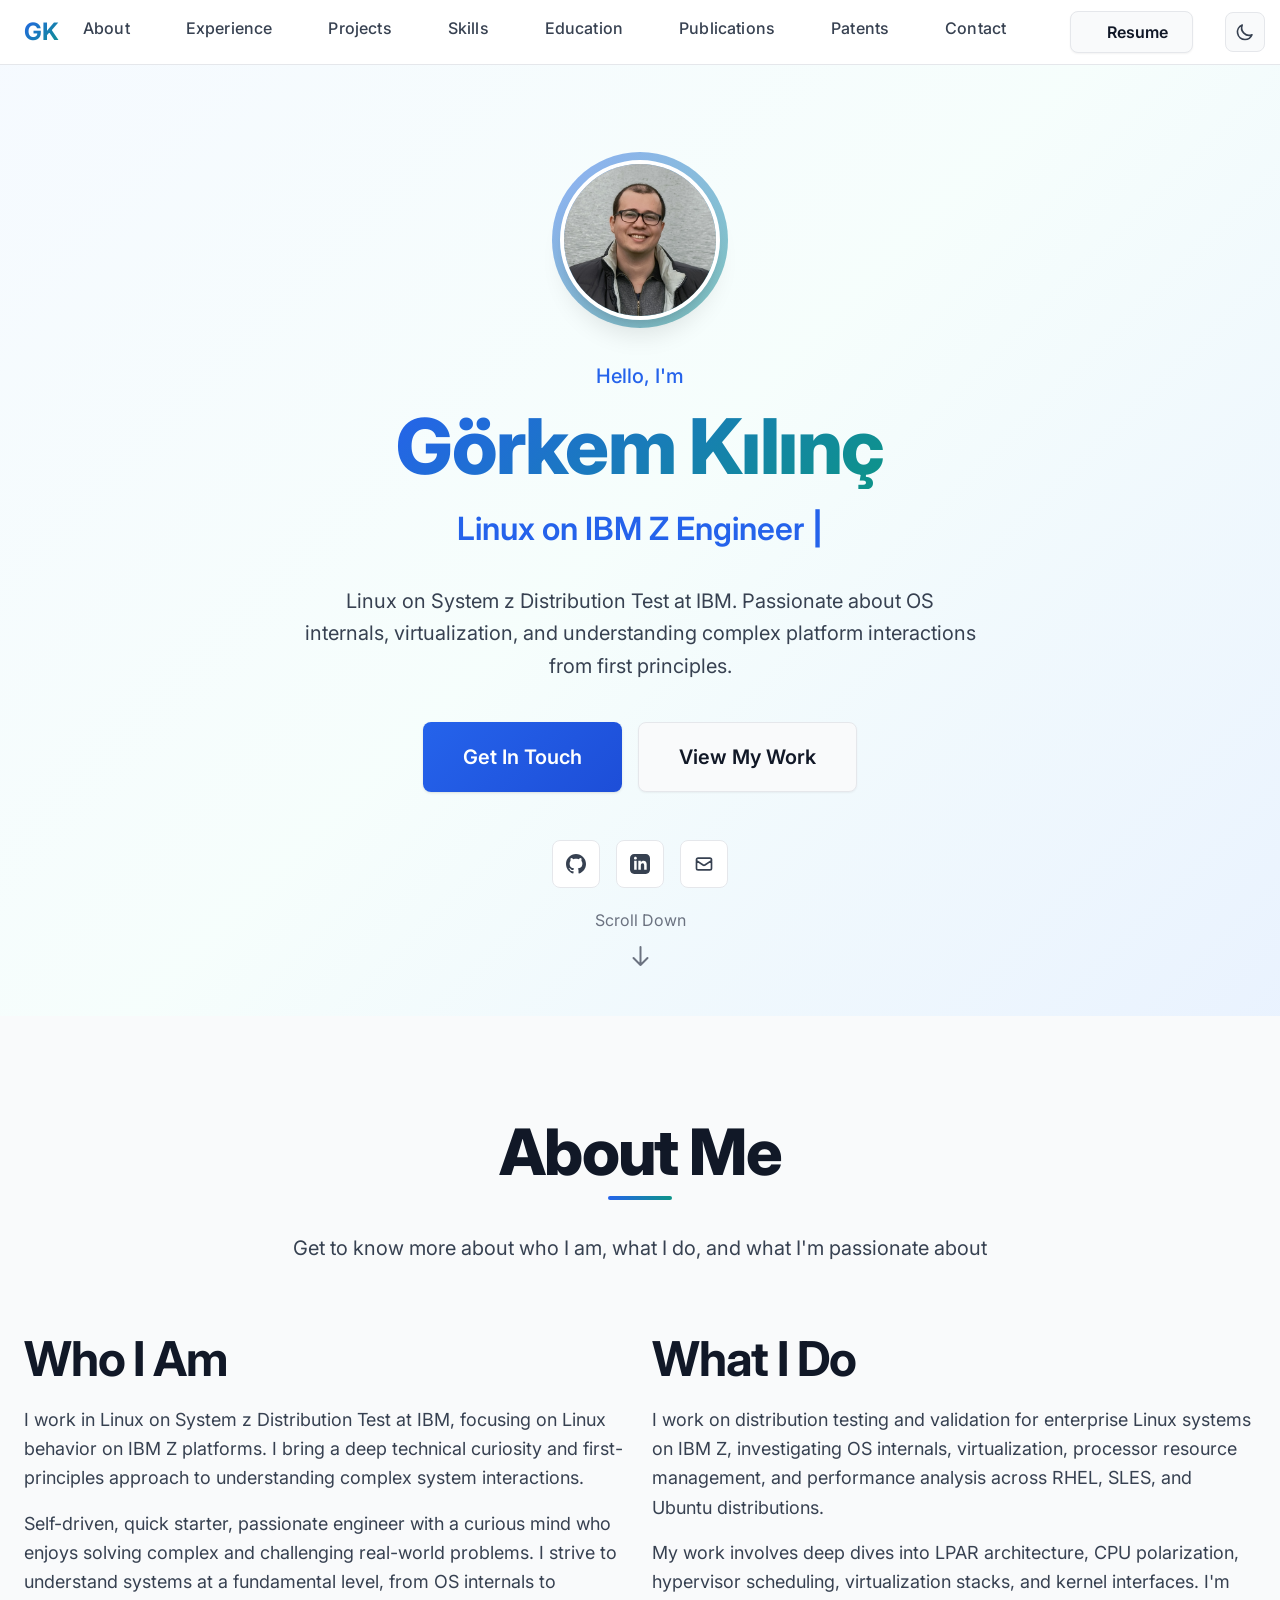
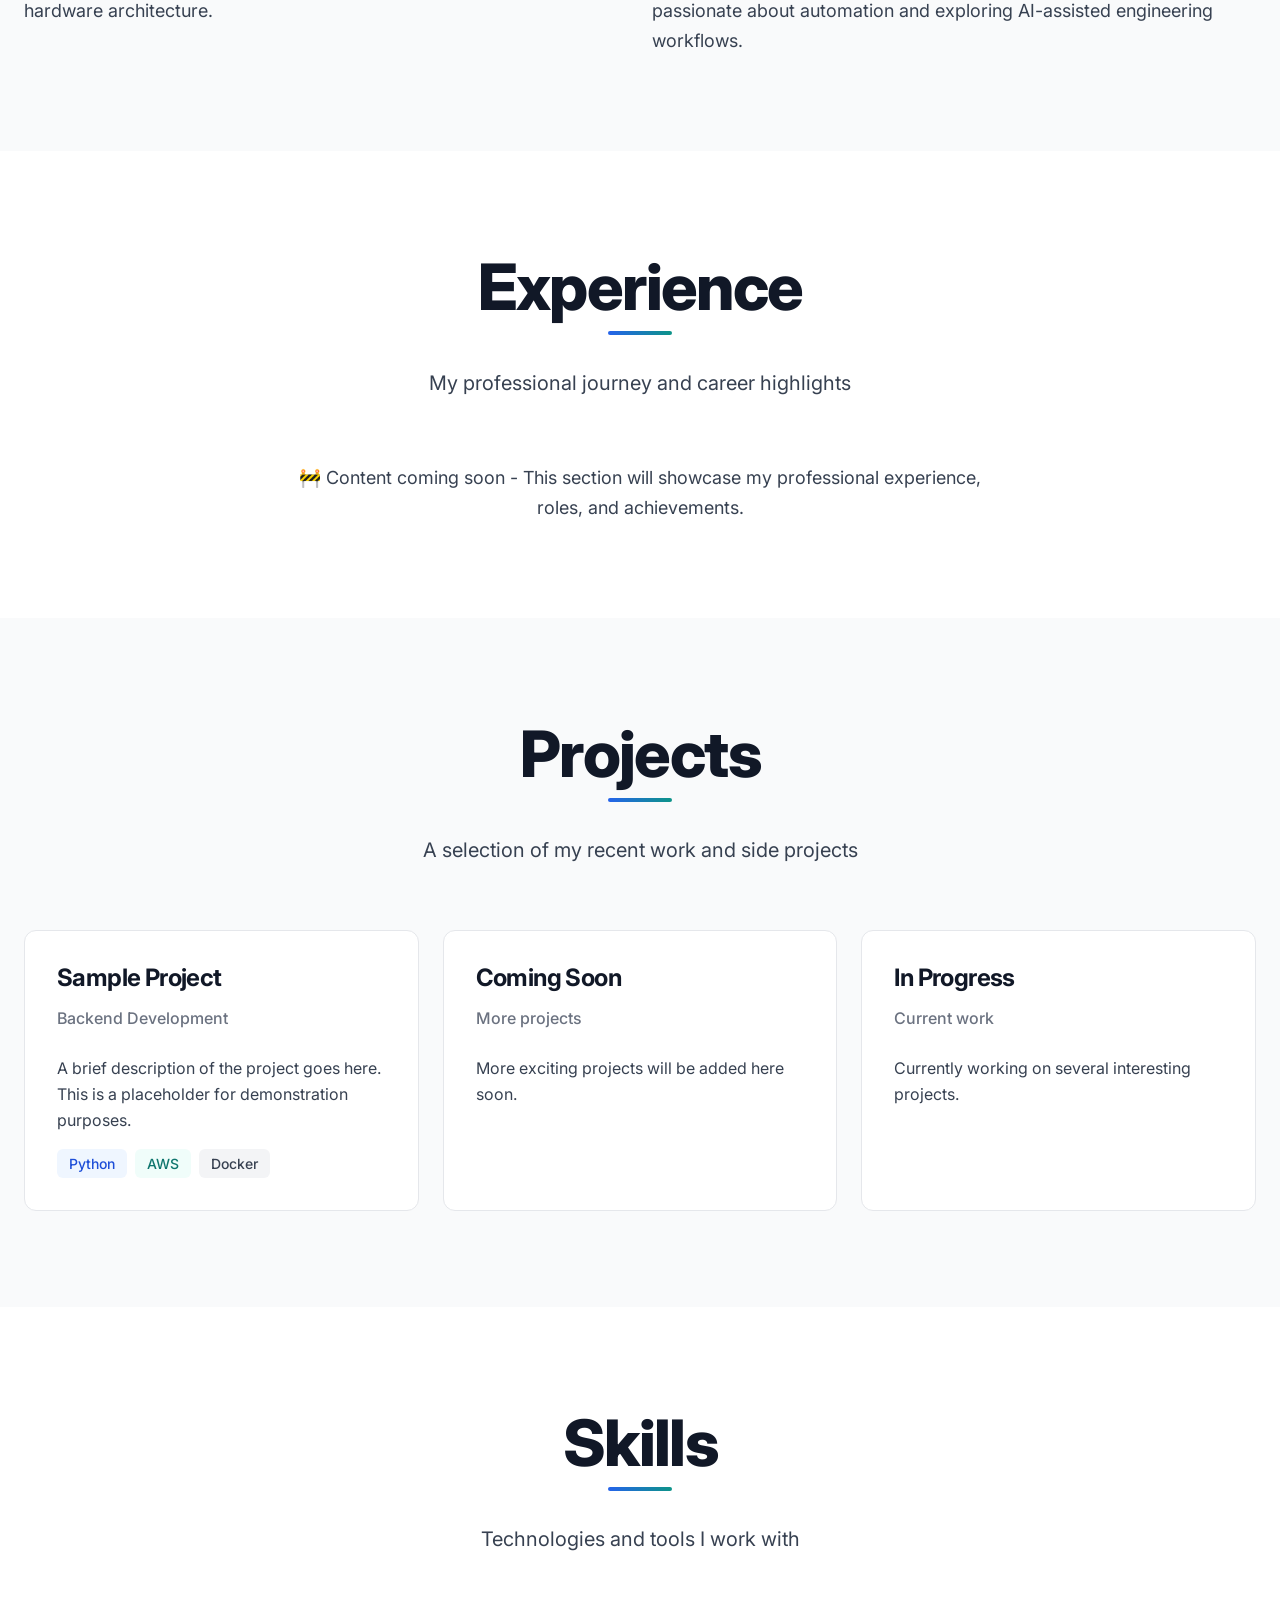
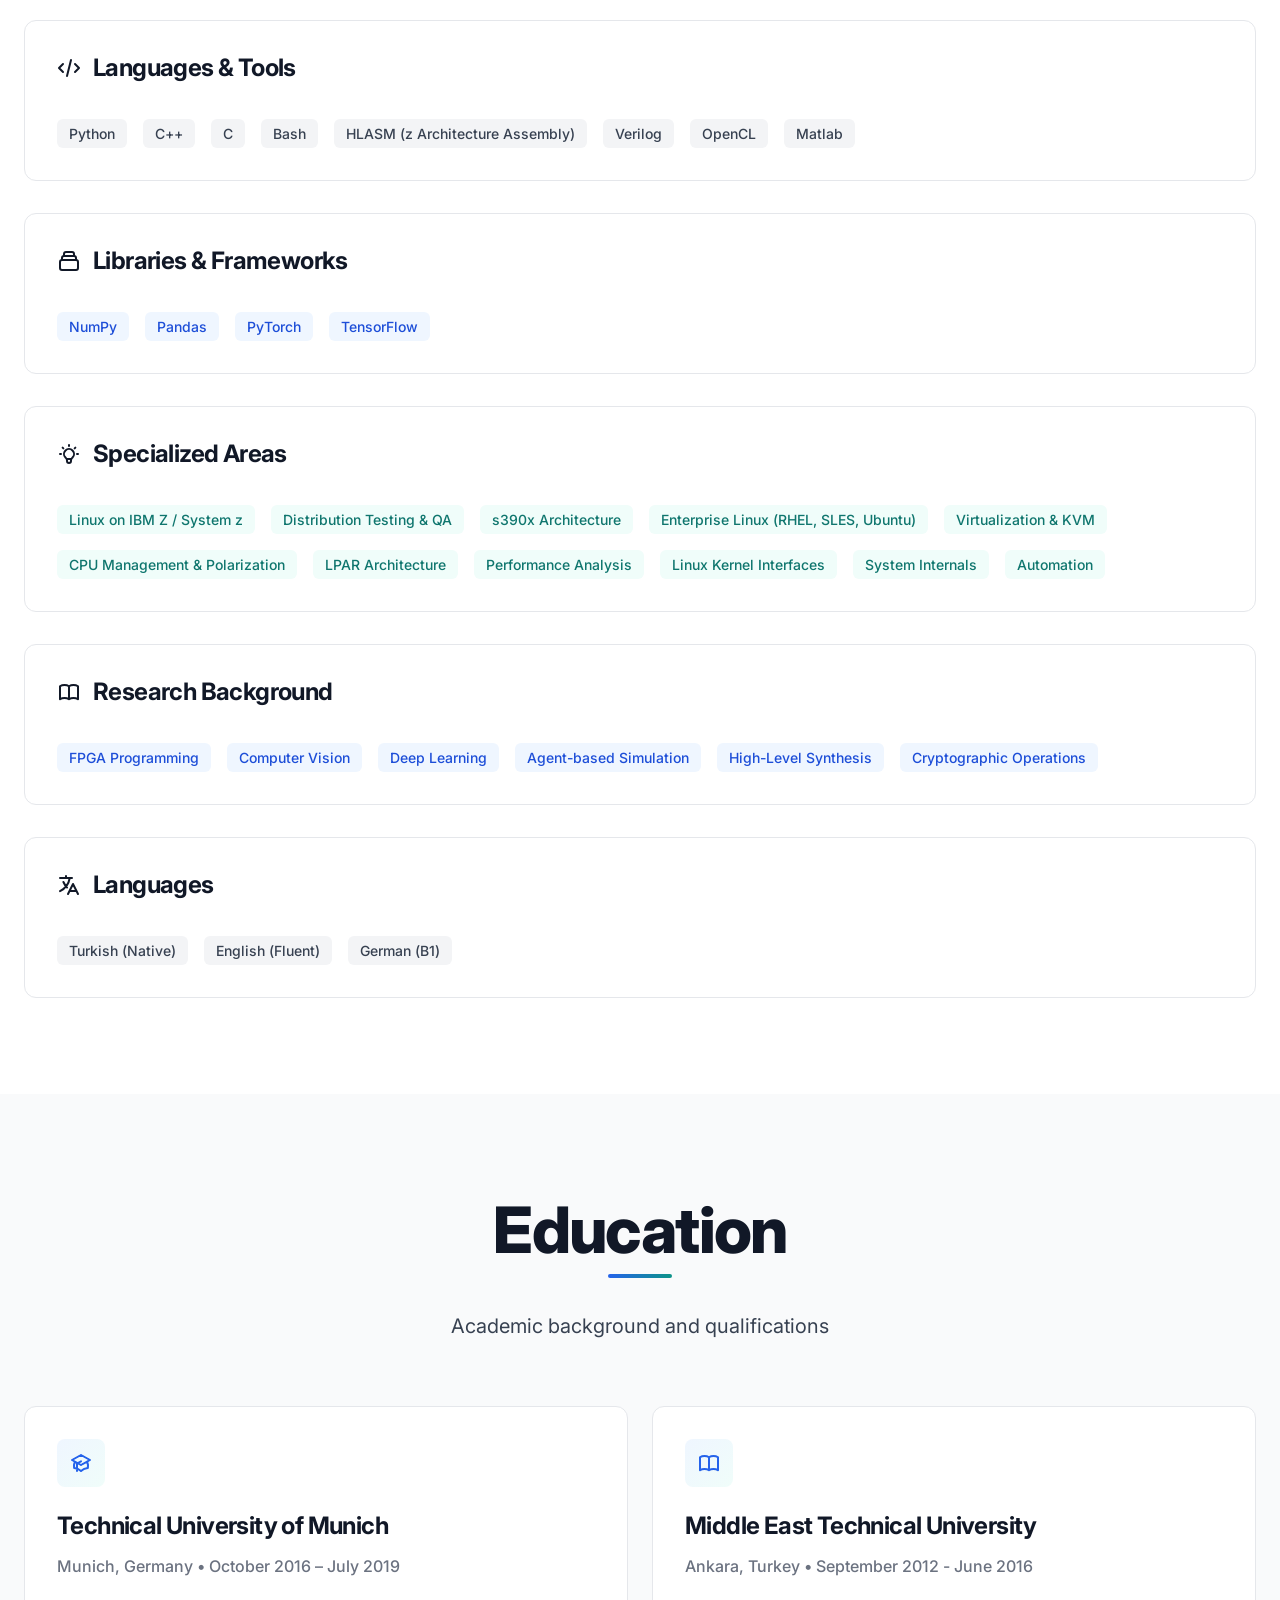
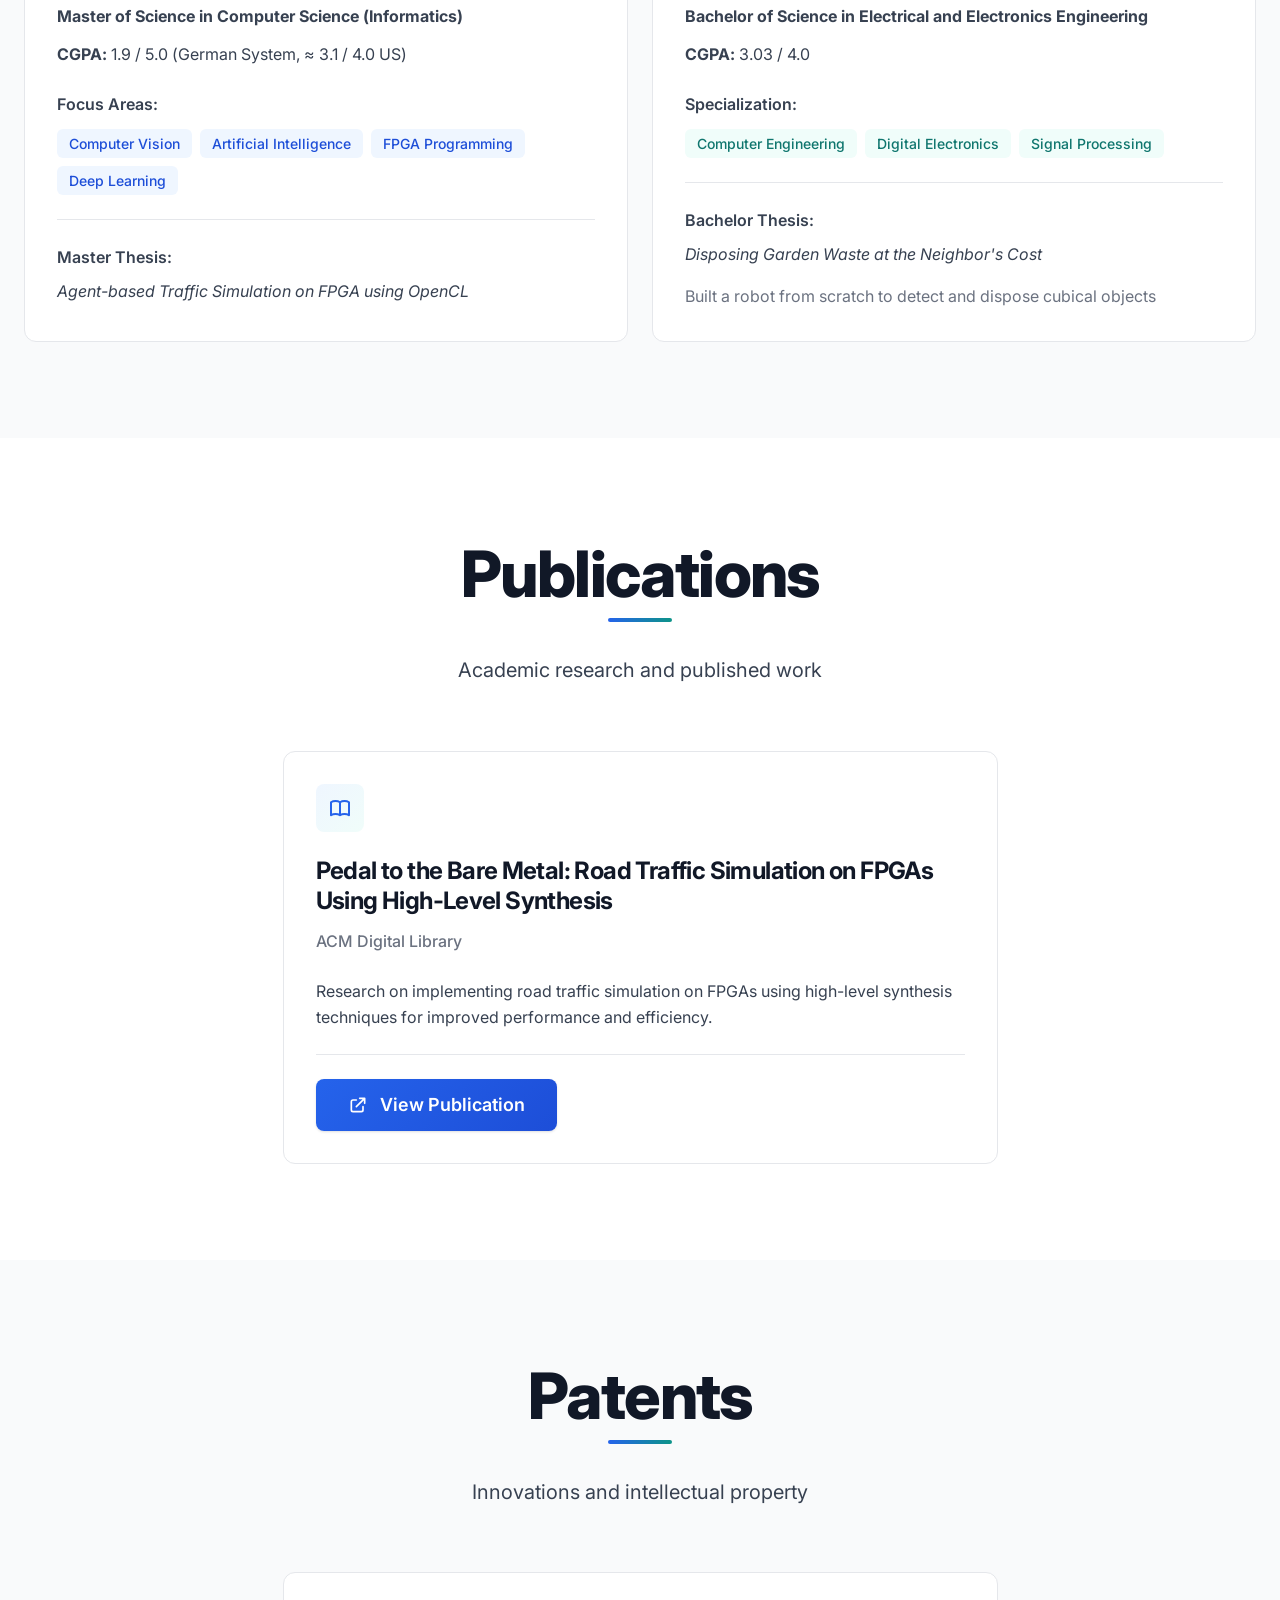
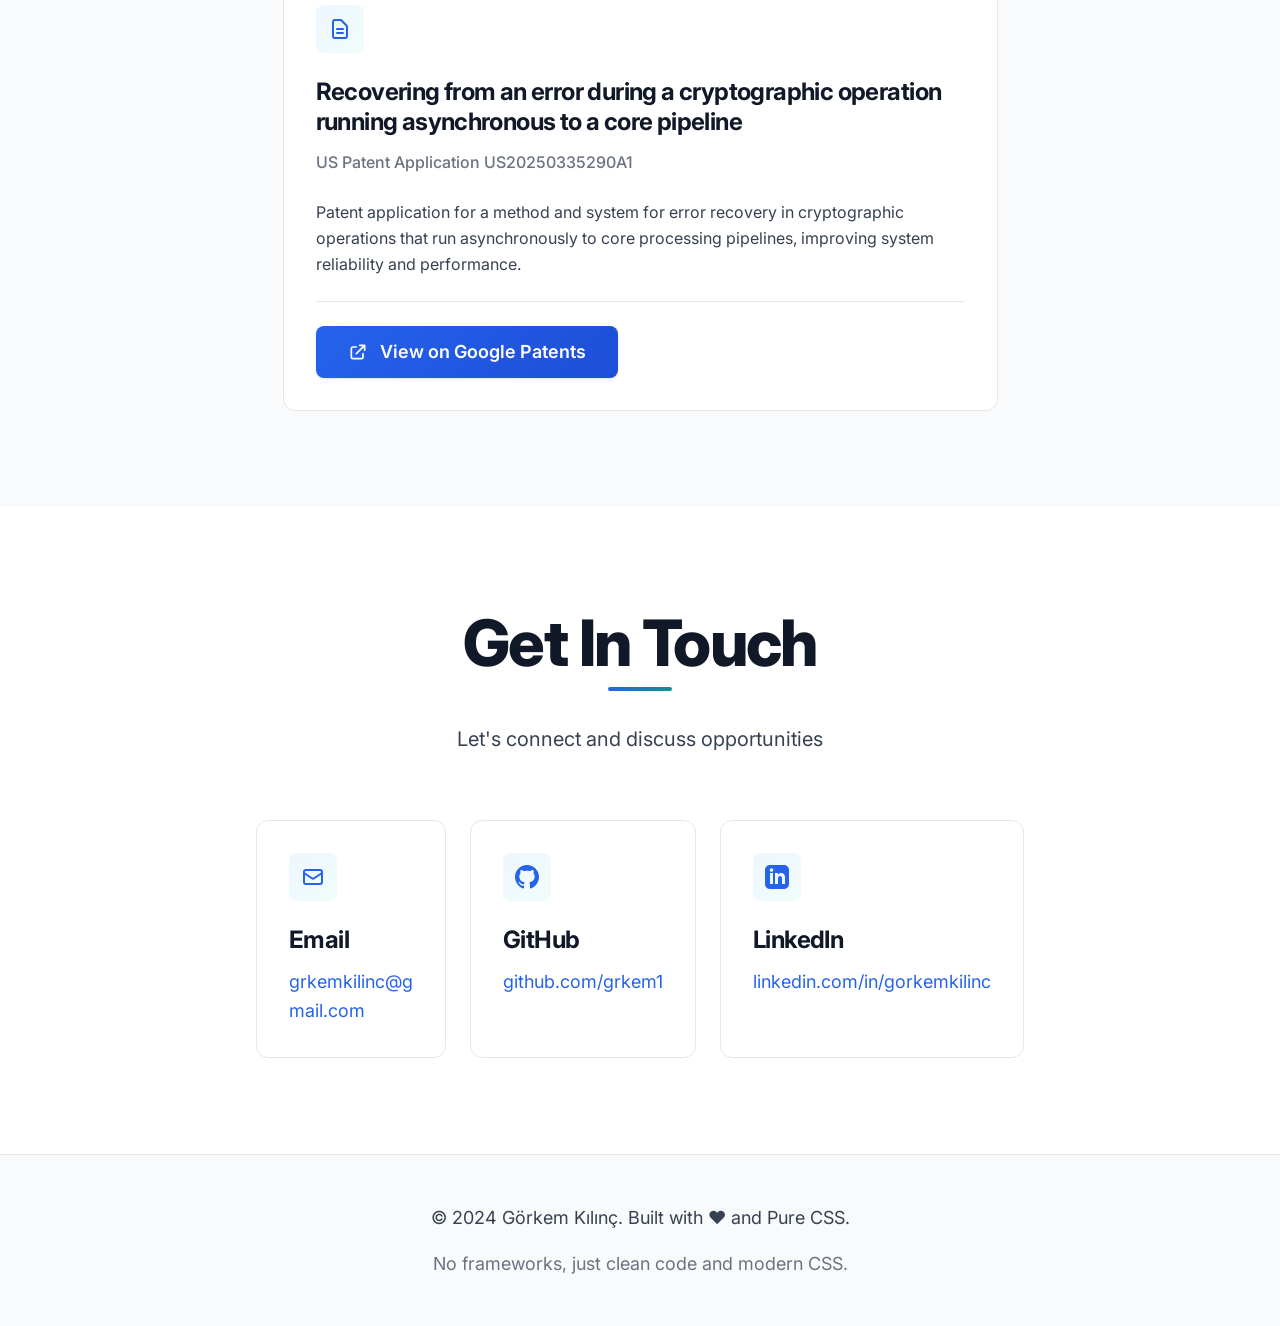
<file: index.html>
<!DOCTYPE html>
<html lang="en">
<head>
  <meta charset="UTF-8">
  <meta name="viewport" content="width=device-width, initial-scale=1.0">
  <meta http-equiv="X-UA-Compatible" content="IE=edge">
  
  <!-- SEO Meta Tags -->
  <title>Görkem Kılınç | Linux on IBM Z Engineer</title>
  <meta name="description" content="Linux on System z Distribution Test at IBM. Specializing in OS internals, virtualization, performance analysis, and enterprise Linux on IBM Z platforms.">
  <meta name="author" content="Görkem Kılınç">
  <meta name="keywords" content="linux, ibm z, system z, s390x, distribution testing, virtualization, performance analysis, enterprise linux, RHEL, SLES">
  
  <!-- Open Graph / Social Media -->
  <meta property="og:type" content="website">
  <meta property="og:url" content="https://grkem1.github.io/">
  <meta property="og:title" content="Görkem Kılınç | Linux on IBM Z Engineer">
  <meta property="og:description" content="Linux on System z Distribution Test at IBM. Specializing in OS internals and virtualization.">
  <meta property="og:image" content="https://grkem1.github.io/assets/img/profile.jpg">
  
  <!-- Twitter Card -->
  <meta name="twitter:card" content="summary_large_image">
  <meta name="twitter:title" content="Görkem Kılınç | Linux on IBM Z Engineer">
  <meta name="twitter:description" content="Linux on System z Distribution Test at IBM. Specializing in OS internals and virtualization.">
  
  <!-- Favicon -->
  <link rel="icon" type="image/png" sizes="32x32" href="/assets/img/favicon/favicon-32x32.png">
  <link rel="icon" type="image/png" sizes="16x16" href="/assets/img/favicon/favicon-16x16.png">
  <link rel="apple-touch-icon" sizes="180x180" href="/assets/img/favicon/apple-icon-180x180.png">
  
  <!-- Stylesheets -->
  <link rel="stylesheet" href="/assets/css/main.css">
  
  <!-- Preconnect to external resources -->
  <link rel="preconnect" href="https://fonts.googleapis.com">
  <link rel="preconnect" href="https://fonts.gstatic.com" crossorigin>
  
  <!-- Google Analytics (if needed) -->
  <!-- Add your analytics code here -->
</head>
<body>
  <!-- Skip to content (Accessibility) -->
  <a href="#main-content" class="skip-to-content">Skip to main content</a>

  <!-- Navigation -->
  <nav class="nav">
    <div class="nav-container">
      <!-- Logo -->
      <a href="#intro" class="nav-logo" aria-label="Home">
        <span class="nav-logo-text">GK</span>
      </a>

      <!-- Desktop Menu -->
      <ul class="nav-menu">
        <li><a href="#about" class="nav-link">About</a></li>
        <li><a href="#experience" class="nav-link">Experience</a></li>
        <li><a href="#projects" class="nav-link">Projects</a></li>
        <li><a href="#skills" class="nav-link">Skills</a></li>
        <li><a href="#education" class="nav-link">Education</a></li>
        <li><a href="#publications" class="nav-link">Publications</a></li>
        <li><a href="#patents" class="nav-link">Patents</a></li>
        <li><a href="#contact" class="nav-link">Contact</a></li>
        
        <!-- Actions in mobile menu -->
        <div class="nav-actions hidden-md">
          <a href="/assets/resume/cv-wphoto-2023.pdf" class="btn btn-secondary btn-sm" target="_blank" rel="noopener">
            <svg xmlns="http://www.w3.org/2000/svg" fill="none" viewBox="0 0 24 24" stroke="currentColor">
              <path stroke-linecap="round" stroke-linejoin="round" stroke-width="2" d="M12 10v6m0 0l-3-3m3 3l3-3m2 8H7a2 2 0 01-2-2V5a2 2 0 012-2h5.586a1 1 0 01.707.293l5.414 5.414a1 1 0 01.293.707V19a2 2 0 01-2 2z" />
            </svg>
            Resume
          </a>
        </div>
      </ul>

      <!-- Desktop Actions -->
      <div class="nav-actions">
        <!-- Theme Toggle -->
        <button class="theme-toggle" aria-label="Toggle theme">
          <svg class="sun-icon" xmlns="http://www.w3.org/2000/svg" fill="none" viewBox="0 0 24 24" stroke="currentColor">
            <path stroke-linecap="round" stroke-linejoin="round" stroke-width="2" d="M12 3v1m0 16v1m9-9h-1M4 12H3m15.364 6.364l-.707-.707M6.343 6.343l-.707-.707m12.728 0l-.707.707M6.343 17.657l-.707.707M16 12a4 4 0 11-8 0 4 4 0 018 0z" />
          </svg>
          <svg class="moon-icon" xmlns="http://www.w3.org/2000/svg" fill="none" viewBox="0 0 24 24" stroke="currentColor">
            <path stroke-linecap="round" stroke-linejoin="round" stroke-width="2" d="M20.354 15.354A9 9 0 018.646 3.646 9.003 9.003 0 0012 21a9.003 9.003 0 008.354-5.646z" />
          </svg>
        </button>
      </div>

      <!-- Mobile Menu Toggle -->
      <button class="nav-toggle" aria-label="Toggle menu">
        <span></span>
        <span></span>
        <span></span>
      </button>
    </div>
  </nav>

  <!-- Main Content -->
  <main id="main-content">
    
    <!-- Hero Section -->
    <section id="intro" class="hero">
      <div class="hero-content">
        <!-- Profile Image -->
        <div class="hero-image">
          <img src="/assets/img/profile.jpg" alt="Görkem Kılınç">
        </div>

        <!-- Greeting -->
        <p class="hero-greeting">Hello, I'm</p>

        <!-- Name -->
        <h1 class="hero-title">
          <span class="hero-title-accent">Görkem Kılınç</span>
        </h1>

        <!-- Typing Effect -->
        <div class="hero-subtitle">
          <span class="typed-text" data-words="Linux on IBM Z Engineer|Distribution Test Specialist|System Performance Analyst|Problem Solver"></span>
          <span class="typed-cursor">|</span>
        </div>

        <!-- Description -->
        <p class="hero-description">
          Linux on System z Distribution Test at IBM. Passionate about OS internals, 
          virtualization, and understanding complex platform interactions from first principles.
        </p>

        <!-- CTA Buttons -->
        <div class="hero-actions">
          <a href="#contact" class="btn btn-primary btn-lg">Get In Touch</a>
          <a href="#projects" class="btn btn-secondary btn-lg">View My Work</a>
        </div>

        <!-- Social Links -->
        <div class="hero-social">
          <a href="https://github.com/grkem1" class="hero-social-link" aria-label="GitHub" target="_blank" rel="noopener">
            <svg xmlns="http://www.w3.org/2000/svg" viewBox="0 0 24 24" fill="currentColor">
              <path d="M12 0c-6.626 0-12 5.373-12 12 0 5.302 3.438 9.8 8.207 11.387.599.111.793-.261.793-.577v-2.234c-3.338.726-4.033-1.416-4.033-1.416-.546-1.387-1.333-1.756-1.333-1.756-1.089-.745.083-.729.083-.729 1.205.084 1.839 1.237 1.839 1.237 1.07 1.834 2.807 1.304 3.492.997.107-.775.418-1.305.762-1.604-2.665-.305-5.467-1.334-5.467-5.931 0-1.311.469-2.381 1.236-3.221-.124-.303-.535-1.524.117-3.176 0 0 1.008-.322 3.301 1.23.957-.266 1.983-.399 3.003-.404 1.02.005 2.047.138 3.006.404 2.291-1.552 3.297-1.23 3.297-1.23.653 1.653.242 2.874.118 3.176.77.84 1.235 1.911 1.235 3.221 0 4.609-2.807 5.624-5.479 5.921.43.372.823 1.102.823 2.222v3.293c0 .319.192.694.801.576 4.765-1.589 8.199-6.086 8.199-11.386 0-6.627-5.373-12-12-12z"/>
            </svg>
          </a>
          <a href="https://linkedin.com/in/gorkemkilinc" class="hero-social-link" aria-label="LinkedIn" target="_blank" rel="noopener">
            <svg xmlns="http://www.w3.org/2000/svg" viewBox="0 0 24 24" fill="currentColor">
              <path d="M19 0h-14c-2.761 0-5 2.239-5 5v14c0 2.761 2.239 5 5 5h14c2.762 0 5-2.239 5-5v-14c0-2.761-2.238-5-5-5zm-11 19h-3v-11h3v11zm-1.5-12.268c-.966 0-1.75-.79-1.75-1.764s.784-1.764 1.75-1.764 1.75.79 1.75 1.764-.783 1.764-1.75 1.764zm13.5 12.268h-3v-5.604c0-3.368-4-3.113-4 0v5.604h-3v-11h3v1.765c1.396-2.586 7-2.777 7 2.476v6.759z"/>
            </svg>
          </a>
          <a href="mailto:grkemkilinc@gmail.com" class="hero-social-link" aria-label="Email">
            <svg xmlns="http://www.w3.org/2000/svg" fill="none" viewBox="0 0 24 24" stroke="currentColor">
              <path stroke-linecap="round" stroke-linejoin="round" stroke-width="2" d="M3 8l7.89 5.26a2 2 0 002.22 0L21 8M5 19h14a2 2 0 002-2V7a2 2 0 00-2-2H5a2 2 0 00-2 2v10a2 2 0 002 2z" />
            </svg>
          </a>
        </div>
      </div>

      <!-- Scroll Indicator -->
      <a href="#about" class="hero-scroll">
        <span>Scroll Down</span>
        <svg xmlns="http://www.w3.org/2000/svg" fill="none" viewBox="0 0 24 24" stroke="currentColor">
          <path stroke-linecap="round" stroke-linejoin="round" stroke-width="2" d="M19 14l-7 7m0 0l-7-7m7 7V3" />
        </svg>
      </a>
    </section>

    <!-- About Section (Placeholder) -->
    <section id="about" class="section-alt">
      <div class="container">
        <div class="section-header">
          <h2 class="section-title">About Me</h2>
          <p class="section-subtitle">
            Get to know more about who I am, what I do, and what I'm passionate about
          </p>
        </div>
        
        <div class="grid grid-cols-2" data-animate>
          <div>
            <h3 class="font-bold text-2xl mb-4">Who I Am</h3>
            <p class="mb-4">
              I work in Linux on System z Distribution Test at IBM, focusing on Linux behavior 
              on IBM Z platforms. I bring a deep technical curiosity and first-principles approach 
              to understanding complex system interactions.
            </p>
            <p>
              Self-driven, quick starter, passionate engineer with a curious mind who enjoys 
              solving complex and challenging real-world problems. I strive to understand systems 
              at a fundamental level, from OS internals to hardware architecture.
            </p>
          </div>
          <div>
            <h3 class="font-bold text-2xl mb-4">What I Do</h3>
            <p class="mb-4">
              I work on distribution testing and validation for enterprise Linux systems on IBM Z, 
              investigating OS internals, virtualization, processor resource management, and 
              performance analysis across RHEL, SLES, and Ubuntu distributions.
            </p>
            <p>
              My work involves deep dives into LPAR architecture, CPU polarization, 
              hypervisor scheduling, virtualization stacks, and kernel interfaces. 
              I'm passionate about automation and exploring AI-assisted engineering workflows.
            </p>
          </div>
        </div>
      </div>
    </section>

    <!-- Experience Section (Placeholder) -->
    <section id="experience">
      <div class="container">
        <div class="section-header">
          <h2 class="section-title">Experience</h2>
          <p class="section-subtitle">My professional journey and career highlights</p>
        </div>
        
        <div class="max-w-prose mx-auto" data-animate>
          <p class="text-center text-secondary">
            🚧 Content coming soon - This section will showcase my professional experience, 
            roles, and achievements.
          </p>
        </div>
      </div>
    </section>

    <!-- Projects Section (Placeholder) -->
    <section id="projects" class="section-alt">
      <div class="container">
        <div class="section-header">
          <h2 class="section-title">Projects</h2>
          <p class="section-subtitle">A selection of my recent work and side projects</p>
        </div>
        
        <div class="grid grid-cols-3" data-animate>
          <!-- Sample Project Card -->
          <div class="card card-hover-glow">
            <div class="card-header">
              <h3 class="card-title">Sample Project</h3>
              <p class="card-subtitle">Backend Development</p>
            </div>
            <div class="card-body">
              <p>A brief description of the project goes here. This is a placeholder for demonstration purposes.</p>
            </div>
            <div class="card-tags">
              <span class="tag">Python</span>
              <span class="tag tag-accent">AWS</span>
              <span class="tag tag-gray">Docker</span>
            </div>
          </div>
          
          <!-- Add more project cards here -->
          <div class="card">
            <div class="card-header">
              <h3 class="card-title">Coming Soon</h3>
              <p class="card-subtitle">More projects</p>
            </div>
            <div class="card-body">
              <p>More exciting projects will be added here soon.</p>
            </div>
          </div>
          
          <div class="card">
            <div class="card-header">
              <h3 class="card-title">In Progress</h3>
              <p class="card-subtitle">Current work</p>
            </div>
            <div class="card-body">
              <p>Currently working on several interesting projects.</p>
            </div>
          </div>
        </div>
      </div>
    </section>

    <!-- Other sections (Skills, Education, Publications, Patents, Contact) -->
    <!-- Add these sections following the same pattern -->

    <!-- Temporary placeholder sections -->
    <!-- Skills Section -->
    <section id="skills">
      <div class="container">
        <div class="section-header">
          <h2 class="section-title">Skills</h2>
          <p class="section-subtitle">Technologies and tools I work with</p>
        </div>
        
        <div class="grid grid-cols-1" style="gap: var(--space-xl);" data-animate>
          
          <!-- Languages & Tools -->
          <div class="card">
            <div class="card-header">
              <h3 class="card-title">
                <svg xmlns="http://www.w3.org/2000/svg" fill="none" viewBox="0 0 24 24" stroke="currentColor" style="width: 1.5rem; height: 1.5rem;">
                  <path stroke-linecap="round" stroke-linejoin="round" stroke-width="2" d="M10 20l4-16m4 4l4 4-4 4M6 16l-4-4 4-4" />
                </svg>
                Languages & Tools
              </h3>
            </div>
            <div class="card-body">
              <div class="flex flex-wrap gap-md">
                <span class="tag tag-gray">Python</span>
                <span class="tag tag-gray">C++</span>
                <span class="tag tag-gray">C</span>
                <span class="tag tag-gray">Bash</span>
                <span class="tag tag-gray">HLASM (z Architecture Assembly)</span>
                <span class="tag tag-gray">Verilog</span>
                <span class="tag tag-gray">OpenCL</span>
                <span class="tag tag-gray">Matlab</span>
              </div>
            </div>
          </div>

          <!-- Libraries & Frameworks -->
          <div class="card">
            <div class="card-header">
              <h3 class="card-title">
                <svg xmlns="http://www.w3.org/2000/svg" fill="none" viewBox="0 0 24 24" stroke="currentColor" style="width: 1.5rem; height: 1.5rem;">
                  <path stroke-linecap="round" stroke-linejoin="round" stroke-width="2" d="M19 11H5m14 0a2 2 0 012 2v6a2 2 0 01-2 2H5a2 2 0 01-2-2v-6a2 2 0 012-2m14 0V9a2 2 0 00-2-2M5 11V9a2 2 0 012-2m0 0V5a2 2 0 012-2h6a2 2 0 012 2v2M7 7h10" />
                </svg>
                Libraries & Frameworks
              </h3>
            </div>
            <div class="card-body">
              <div class="flex flex-wrap gap-md">
                <span class="tag">NumPy</span>
                <span class="tag">Pandas</span>
                <span class="tag">PyTorch</span>
                <span class="tag">TensorFlow</span>
              </div>
            </div>
          </div>

          <!-- Specialized Skills -->
          <div class="card">
            <div class="card-header">
              <h3 class="card-title">
                <svg xmlns="http://www.w3.org/2000/svg" fill="none" viewBox="0 0 24 24" stroke="currentColor" style="width: 1.5rem; height: 1.5rem;">
                  <path stroke-linecap="round" stroke-linejoin="round" stroke-width="2" d="M9.663 17h4.673M12 3v1m6.364 1.636l-.707.707M21 12h-1M4 12H3m3.343-5.657l-.707-.707m2.828 9.9a5 5 0 117.072 0l-.548.547A3.374 3.374 0 0014 18.469V19a2 2 0 11-4 0v-.531c0-.895-.356-1.754-.988-2.386l-.548-.547z" />
                </svg>
                Specialized Areas
              </h3>
            </div>
            <div class="card-body">
              <div class="flex flex-wrap gap-md">
                <span class="tag tag-accent">Linux on IBM Z / System z</span>
                <span class="tag tag-accent">Distribution Testing & QA</span>
                <span class="tag tag-accent">s390x Architecture</span>
                <span class="tag tag-accent">Enterprise Linux (RHEL, SLES, Ubuntu)</span>
                <span class="tag tag-accent">Virtualization & KVM</span>
                <span class="tag tag-accent">CPU Management & Polarization</span>
                <span class="tag tag-accent">LPAR Architecture</span>
                <span class="tag tag-accent">Performance Analysis</span>
                <span class="tag tag-accent">Linux Kernel Interfaces</span>
                <span class="tag tag-accent">System Internals</span>
                <span class="tag tag-accent">Automation</span>
              </div>
            </div>
          </div>

          <!-- Previous Research Areas -->
          <div class="card">
            <div class="card-header">
              <h3 class="card-title">
                <svg xmlns="http://www.w3.org/2000/svg" fill="none" viewBox="0 0 24 24" stroke="currentColor" style="width: 1.5rem; height: 1.5rem;">
                  <path stroke-linecap="round" stroke-linejoin="round" stroke-width="2" d="M12 6.253v13m0-13C10.832 5.477 9.246 5 7.5 5S4.168 5.477 3 6.253v13C4.168 18.477 5.754 18 7.5 18s3.332.477 4.5 1.253m0-13C13.168 5.477 14.754 5 16.5 5c1.747 0 3.332.477 4.5 1.253v13C19.832 18.477 18.247 18 16.5 18c-1.746 0-3.332.477-4.5 1.253" />
                </svg>
                Research Background
              </h3>
            </div>
            <div class="card-body">
              <div class="flex flex-wrap gap-md">
                <span class="tag">FPGA Programming</span>
                <span class="tag">Computer Vision</span>
                <span class="tag">Deep Learning</span>
                <span class="tag">Agent-based Simulation</span>
                <span class="tag">High-Level Synthesis</span>
                <span class="tag">Cryptographic Operations</span>
              </div>
            </div>
          </div>

          <!-- Natural Languages -->
          <div class="card">
            <div class="card-header">
              <h3 class="card-title">
                <svg xmlns="http://www.w3.org/2000/svg" fill="none" viewBox="0 0 24 24" stroke="currentColor" style="width: 1.5rem; height: 1.5rem;">
                  <path stroke-linecap="round" stroke-linejoin="round" stroke-width="2" d="M3 5h12M9 3v2m1.048 9.5A18.022 18.022 0 016.412 9m6.088 9h7M11 21l5-10 5 10M12.751 5C11.783 10.77 8.07 15.61 3 18.129" />
                </svg>
                Languages
              </h3>
            </div>
            <div class="card-body">
              <div class="flex flex-wrap gap-md">
                <span class="tag tag-gray">Turkish (Native)</span>
                <span class="tag tag-gray">English (Fluent)</span>
                <span class="tag tag-gray">German (B1)</span>
              </div>
            </div>
          </div>

        </div>
      </div>
    </section>

    <section id="education" class="section-alt">
      <div class="container">
        <div class="section-header">
          <h2 class="section-title">Education</h2>
          <p class="section-subtitle">Academic background and qualifications</p>
        </div>
        
        <div class="grid grid-cols-2" data-animate>
          
          <!-- Master's Degree -->
          <div class="card">
            <div class="card-header">
              <div class="card-icon">
                <svg xmlns="http://www.w3.org/2000/svg" fill="none" viewBox="0 0 24 24" stroke="currentColor">
                  <path d="M12 14l9-5-9-5-9 5 9 5z" />
                  <path d="M12 14l6.16-3.422a12.083 12.083 0 01.665 6.479A11.952 11.952 0 0012 20.055a11.952 11.952 0 00-6.824-2.998 12.078 12.078 0 01.665-6.479L12 14z" />
                  <path stroke-linecap="round" stroke-linejoin="round" stroke-width="2" d="M12 14l9-5-9-5-9 5 9 5zm0 0l6.16-3.422a12.083 12.083 0 01.665 6.479A11.952 11.952 0 0012 20.055a11.952 11.952 0 00-6.824-2.998 12.078 12.078 0 01.665-6.479L12 14zm-4 6v-7.5l4-2.222" />
                </svg>
              </div>
              <h3 class="card-title" style="margin-top: 0;">
                <a href="https://www.tum.de/" target="_blank" rel="noopener" style="text-decoration: none; color: inherit;">Technical University of Munich</a>
              </h3>
              <p class="card-subtitle">Munich, Germany • October 2016 – July 2019</p>
            </div>
            <div class="card-body">
              <p style="margin-bottom: var(--space-sm);"><strong>Master of Science in Computer Science (Informatics)</strong></p>
              <p style="margin-bottom: var(--space-md);"><strong>CGPA:</strong> 1.9 / 5.0 (German System, ≈ 3.1 / 4.0 US)</p>
              
              <div style="margin-top: var(--space-lg);">
                <p style="font-weight: var(--font-semibold); margin-bottom: var(--space-sm);">Focus Areas:</p>
                <div class="flex flex-wrap gap-xs">
                  <span class="tag">Computer Vision</span>
                  <span class="tag">Artificial Intelligence</span>
                  <span class="tag">FPGA Programming</span>
                  <span class="tag">Deep Learning</span>
                </div>
              </div>
              
              <div style="margin-top: var(--space-lg); padding-top: var(--space-lg); border-top: 1px solid var(--color-border);">
                <p style="font-weight: var(--font-semibold); margin-bottom: var(--space-xs);">Master Thesis:</p>
                <p style="font-style: italic; color: var(--color-text-secondary);">Agent-based Traffic Simulation on FPGA using OpenCL</p>
              </div>
            </div>
          </div>
          
          <!-- Bachelor's Degree -->
          <div class="card">
            <div class="card-header">
              <div class="card-icon">
                <svg xmlns="http://www.w3.org/2000/svg" fill="none" viewBox="0 0 24 24" stroke="currentColor">
                  <path stroke-linecap="round" stroke-linejoin="round" stroke-width="2" d="M12 6.253v13m0-13C10.832 5.477 9.246 5 7.5 5S4.168 5.477 3 6.253v13C4.168 18.477 5.754 18 7.5 18s3.332.477 4.5 1.253m0-13C13.168 5.477 14.754 5 16.5 5c1.747 0 3.332.477 4.5 1.253v13C19.832 18.477 18.247 18 16.5 18c-1.746 0-3.332.477-4.5 1.253" />
                </svg>
              </div>
              <h3 class="card-title" style="margin-top: 0;">
                <a href="https://www.metu.edu.tr/" target="_blank" rel="noopener" style="text-decoration: none; color: inherit;">Middle East Technical University</a>
              </h3>
              <p class="card-subtitle">Ankara, Turkey • September 2012 - June 2016</p>
            </div>
            <div class="card-body">
              <p style="margin-bottom: var(--space-sm);"><strong>Bachelor of Science in Electrical and Electronics Engineering</strong></p>
              <p style="margin-bottom: var(--space-md);"><strong>CGPA:</strong> 3.03 / 4.0</p>
              
              <div style="margin-top: var(--space-lg);">
                <p style="font-weight: var(--font-semibold); margin-bottom: var(--space-sm);">Specialization:</p>
                <div class="flex flex-wrap gap-xs">
                  <span class="tag tag-accent">Computer Engineering</span>
                  <span class="tag tag-accent">Digital Electronics</span>
                  <span class="tag tag-accent">Signal Processing</span>
                </div>
              </div>
              
              <div style="margin-top: var(--space-lg); padding-top: var(--space-lg); border-top: 1px solid var(--color-border);">
                <p style="font-weight: var(--font-semibold); margin-bottom: var(--space-xs);">Bachelor Thesis:</p>
                <p style="font-style: italic; color: var(--color-text-secondary);">Disposing Garden Waste at the Neighbor's Cost</p>
                <p style="font-size: var(--text-sm); color: var(--color-text-tertiary); margin-top: var(--space-xs);">Built a robot from scratch to detect and dispose cubical objects</p>
              </div>
            </div>
          </div>

        </div>
      </div>
    </section>

    <section id="publications">
      <div class="container">
        <div class="section-header">
          <h2 class="section-title">Publications</h2>
          <p class="section-subtitle">Academic research and published work</p>
        </div>
        
        <div class="max-w-prose mx-auto" data-animate>
          <div class="card">
            <div class="card-header">
              <div class="card-icon">
                <svg xmlns="http://www.w3.org/2000/svg" fill="none" viewBox="0 0 24 24" stroke="currentColor">
                  <path stroke-linecap="round" stroke-linejoin="round" stroke-width="2" d="M12 6.253v13m0-13C10.832 5.477 9.246 5 7.5 5S4.168 5.477 3 6.253v13C4.168 18.477 5.754 18 7.5 18s3.332.477 4.5 1.253m0-13C13.168 5.477 14.754 5 16.5 5c1.747 0 3.332.477 4.5 1.253v13C19.832 18.477 18.247 18 16.5 18c-1.746 0-3.332.477-4.5 1.253" />
                </svg>
              </div>
              <h3 class="card-title" style="margin-top: 0;">
                Pedal to the Bare Metal: Road Traffic Simulation on FPGAs Using High-Level Synthesis
              </h3>
              <p class="card-subtitle">ACM Digital Library</p>
            </div>
            <div class="card-body">
              <p>
                Research on implementing road traffic simulation on FPGAs using high-level synthesis techniques 
                for improved performance and efficiency.
              </p>
            </div>
            <div class="card-footer">
              <a href="https://dl.acm.org/doi/10.1145/3384441.3395979" class="btn btn-primary" target="_blank" rel="noopener">
                <svg xmlns="http://www.w3.org/2000/svg" fill="none" viewBox="0 0 24 24" stroke="currentColor">
                  <path stroke-linecap="round" stroke-linejoin="round" stroke-width="2" d="M10 6H6a2 2 0 00-2 2v10a2 2 0 002 2h10a2 2 0 002-2v-4M14 4h6m0 0v6m0-6L10 14" />
                </svg>
                View Publication
              </a>
            </div>
          </div>
        </div>
      </div>
    </section>

    <section id="patents" class="section-alt">
      <div class="container">
        <div class="section-header">
          <h2 class="section-title">Patents</h2>
          <p class="section-subtitle">Innovations and intellectual property</p>
        </div>
        
        <div class="max-w-prose mx-auto" data-animate>
          <div class="card">
            <div class="card-header">
              <div class="card-icon">
                <svg xmlns="http://www.w3.org/2000/svg" fill="none" viewBox="0 0 24 24" stroke="currentColor">
                  <path stroke-linecap="round" stroke-linejoin="round" stroke-width="2" d="M9 12h6m-6 4h6m2 5H7a2 2 0 01-2-2V5a2 2 0 012-2h5.586a1 1 0 01.707.293l5.414 5.414a1 1 0 01.293.707V19a2 2 0 01-2 2z" />
                </svg>
              </div>
              <h3 class="card-title" style="margin-top: 0;">
                Recovering from an error during a cryptographic operation running asynchronous to a core pipeline
              </h3>
              <p class="card-subtitle">US Patent Application US20250335290A1</p>
            </div>
            <div class="card-body">
              <p>
                Patent application for a method and system for error recovery in cryptographic operations 
                that run asynchronously to core processing pipelines, improving system reliability and performance.
              </p>
            </div>
            <div class="card-footer">
              <a href="https://patents.google.com/patent/US20250335290A1/en" class="btn btn-primary" target="_blank" rel="noopener">
                <svg xmlns="http://www.w3.org/2000/svg" fill="none" viewBox="0 0 24 24" stroke="currentColor">
                  <path stroke-linecap="round" stroke-linejoin="round" stroke-width="2" d="M10 6H6a2 2 0 00-2 2v10a2 2 0 002 2h10a2 2 0 002-2v-4M14 4h6m0 0v6m0-6L10 14" />
                </svg>
                View on Google Patents
              </a>
            </div>
          </div>
        </div>
      </div>
    </section>

    <section id="contact">
      <div class="container">
        <div class="section-header">
          <h2 class="section-title">Get In Touch</h2>
          <p class="section-subtitle">Let's connect and discuss opportunities</p>
        </div>
        
        <div class="grid grid-cols-3" data-animate style="max-width: 48rem; margin: 0 auto;">
          <!-- Email -->
          <a href="mailto:grkemkilinc@gmail.com" class="card card-link hover-lift" style="text-decoration: none;">
            <div class="card-icon">
              <svg xmlns="http://www.w3.org/2000/svg" fill="none" viewBox="0 0 24 24" stroke="currentColor">
                <path stroke-linecap="round" stroke-linejoin="round" stroke-width="2" d="M3 8l7.89 5.26a2 2 0 002.22 0L21 8M5 19h14a2 2 0 002-2V7a2 2 0 00-2-2H5a2 2 0 00-2 2v10a2 2 0 002 2z" />
              </svg>
            </div>
            <h3 class="card-title">Email</h3>
            <p style="color: var(--color-primary); word-break: break-all;">grkemkilinc@gmail.com</p>
          </a>
          
          <!-- GitHub -->
          <a href="https://github.com/grkem1" target="_blank" rel="noopener" class="card card-link hover-lift" style="text-decoration: none;">
            <div class="card-icon">
              <svg xmlns="http://www.w3.org/2000/svg" viewBox="0 0 24 24" fill="currentColor">
                <path d="M12 0c-6.626 0-12 5.373-12 12 0 5.302 3.438 9.8 8.207 11.387.599.111.793-.261.793-.577v-2.234c-3.338.726-4.033-1.416-4.033-1.416-.546-1.387-1.333-1.756-1.333-1.756-1.089-.745.083-.729.083-.729 1.205.084 1.839 1.237 1.839 1.237 1.07 1.834 2.807 1.304 3.492.997.107-.775.418-1.305.762-1.604-2.665-.305-5.467-1.334-5.467-5.931 0-1.311.469-2.381 1.236-3.221-.124-.303-.535-1.524.117-3.176 0 0 1.008-.322 3.301 1.23.957-.266 1.983-.399 3.003-.404 1.02.005 2.047.138 3.006.404 2.291-1.552 3.297-1.23 3.297-1.23.653 1.653.242 2.874.118 3.176.77.84 1.235 1.911 1.235 3.221 0 4.609-2.807 5.624-5.479 5.921.43.372.823 1.102.823 2.222v3.293c0 .319.192.694.801.576 4.765-1.589 8.199-6.086 8.199-11.386 0-6.627-5.373-12-12-12z"/>
              </svg>
            </div>
            <h3 class="card-title">GitHub</h3>
            <p style="color: var(--color-primary);">github.com/grkem1</p>
          </a>
          
          <!-- LinkedIn -->
          <a href="https://linkedin.com/in/gorkemkilinc" target="_blank" rel="noopener" class="card card-link hover-lift" style="text-decoration: none;">
            <div class="card-icon">
              <svg xmlns="http://www.w3.org/2000/svg" viewBox="0 0 24 24" fill="currentColor">
                <path d="M19 0h-14c-2.761 0-5 2.239-5 5v14c0 2.761 2.239 5 5 5h14c2.762 0 5-2.239 5-5v-14c0-2.761-2.238-5-5-5zm-11 19h-3v-11h3v11zm-1.5-12.268c-.966 0-1.75-.79-1.75-1.764s.784-1.764 1.75-1.764 1.75.79 1.75 1.764-.783 1.764-1.75 1.764zm13.5 12.268h-3v-5.604c0-3.368-4-3.113-4 0v5.604h-3v-11h3v1.765c1.396-2.586 7-2.777 7 2.476v6.759z"/>
              </svg>
            </div>
            <h3 class="card-title">LinkedIn</h3>
            <p style="color: var(--color-primary);">linkedin.com/in/gorkemkilinc</p>
          </a>

        </div>
      </div>
    </section>

  </main>

  <!-- Footer -->
  <footer style="padding: var(--space-3xl) 0; background-color: var(--color-surface); border-top: 1px solid var(--color-border);">
    <div class="container">
      <div class="text-center">
        <p class="text-secondary">
          © 2024 Görkem Kılınç. Built with ❤️ and Pure CSS.
        </p>
        <p class="text-tertiary text-sm" style="margin-top: var(--space-sm);">
          No frameworks, just clean code and modern CSS.
        </p>
      </div>
    </div>
  </footer>

  <!-- Scripts -->
  <script src="/assets/js/main.js"></script>
  <script src="/assets/js/easter-eggs.js"></script>
</body>
</html>
</file>
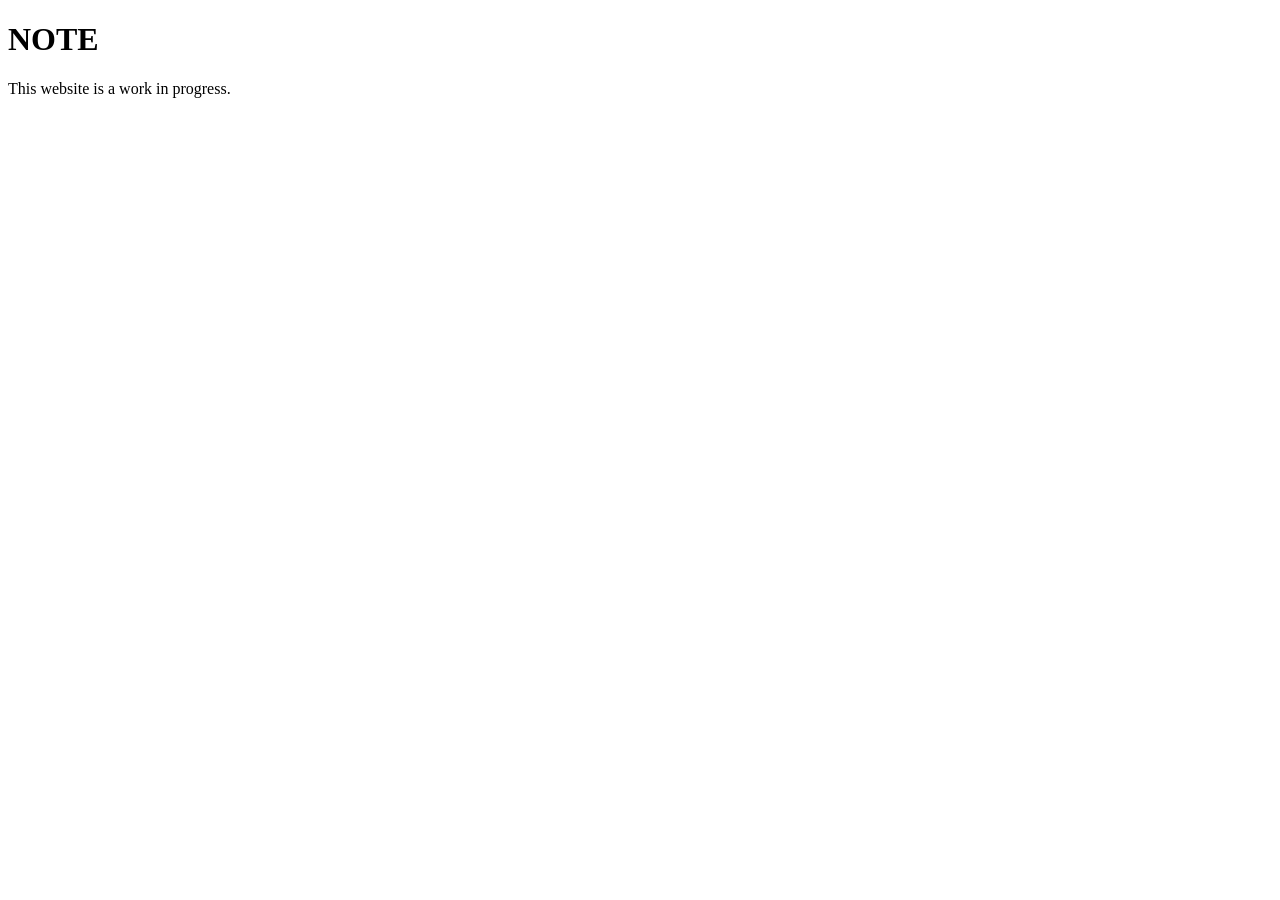
<file: about.html>
<!DOCTYPE html>
<html>
<head>
  <title>NOTE!</title>
  <!-- Include the necessary CSS and JavaScript files -->
</head>
<body>
  <!-- Add the content for the sub-page -->
  <h1>NOTE</h1>
  <p>This website is a work in progress.</p>
</body>
</html>
</file>
<file: assets/css/main.css>
/**
 * Main Stylesheet
 * Görkem Kılınç Portfolio
 * Modern Professional Design with Pure CSS
 */

/* Import all CSS modules */
@import url('./reset.css');
@import url('./variables.css');
@import url('./typography.css');
@import url('./layout.css');

/* Components */
@import url('./components/navigation.css');
@import url('./components/buttons.css');
@import url('./components/cards.css');

/* Sections */
@import url('./sections/hero.css');

/* Utilities */
@import url('./utilities.css');

/* Base styles */
html {
  font-size: 16px;
}

body {
  overflow-x: hidden;
}

/* Smooth scrolling with offset for fixed header */
html {
  scroll-padding-top: calc(var(--header-height) + 2rem);
}

/* Custom scrollbar */
::-webkit-scrollbar {
  width: 0.75rem;
}

::-webkit-scrollbar-track {
  background-color: var(--color-surface);
}

::-webkit-scrollbar-thumb {
  background-color: var(--color-gray-400);
  border-radius: var(--radius-full);
  border: 2px solid var(--color-surface);
}

::-webkit-scrollbar-thumb:hover {
  background-color: var(--color-primary);
}

[data-theme="dark"] ::-webkit-scrollbar-track {
  background-color: var(--color-gray-900);
}

[data-theme="dark"] ::-webkit-scrollbar-thumb {
  background-color: var(--color-gray-600);
  border-color: var(--color-gray-900);
}

/* Firefox scrollbar */
* {
  scrollbar-width: thin;
  scrollbar-color: var(--color-gray-400) var(--color-surface);
}

[data-theme="dark"] * {
  scrollbar-color: var(--color-gray-600) var(--color-gray-900);
}

/* Focus visible styles */
:focus-visible {
  outline: 2px solid var(--color-primary);
  outline-offset: 2px;
}

/* Skip to content link (accessibility) */
.skip-to-content {
  position: absolute;
  top: -100%;
  left: 50%;
  transform: translateX(-50%);
  background-color: var(--color-primary);
  color: white;
  padding: var(--space-md) var(--space-xl);
  border-radius: var(--radius-lg);
  text-decoration: none;
  font-weight: var(--font-semibold);
  z-index: 9999;
  transition: top var(--transition-base);
}

.skip-to-content:focus {
  top: var(--space-md);
}

/* Page transitions */
.page-transition {
  animation: fade-in 0.3s ease-out;
}

/* Easter egg styles */
.konami-activated body {
  animation: rainbow-bg 3s linear infinite;
}

@keyframes rainbow-bg {
  0% { filter: hue-rotate(0deg); }
  100% { filter: hue-rotate(360deg); }
}

/* Dev mode grid overlay */
.dev-mode-grid {
  position: fixed;
  top: 0;
  left: 0;
  right: 0;
  bottom: 0;
  pointer-events: none;
  z-index: 9998;
  background-image: 
    repeating-linear-gradient(0deg, transparent, transparent 7px, rgba(255, 0, 0, 0.1) 7px, rgba(255, 0, 0, 0.1) 8px),
    repeating-linear-gradient(90deg, transparent, transparent 7px, rgba(255, 0, 0, 0.1) 7px, rgba(255, 0, 0, 0.1) 8px);
}

/* Print styles */
@media print {
  .nav,
  .hero-scroll,
  .theme-toggle,
  .no-print {
    display: none !important;
  }
  
  body {
    color: black !important;
    background: white !important;
  }
  
  .card {
    page-break-inside: avoid;
  }
}
</file>
